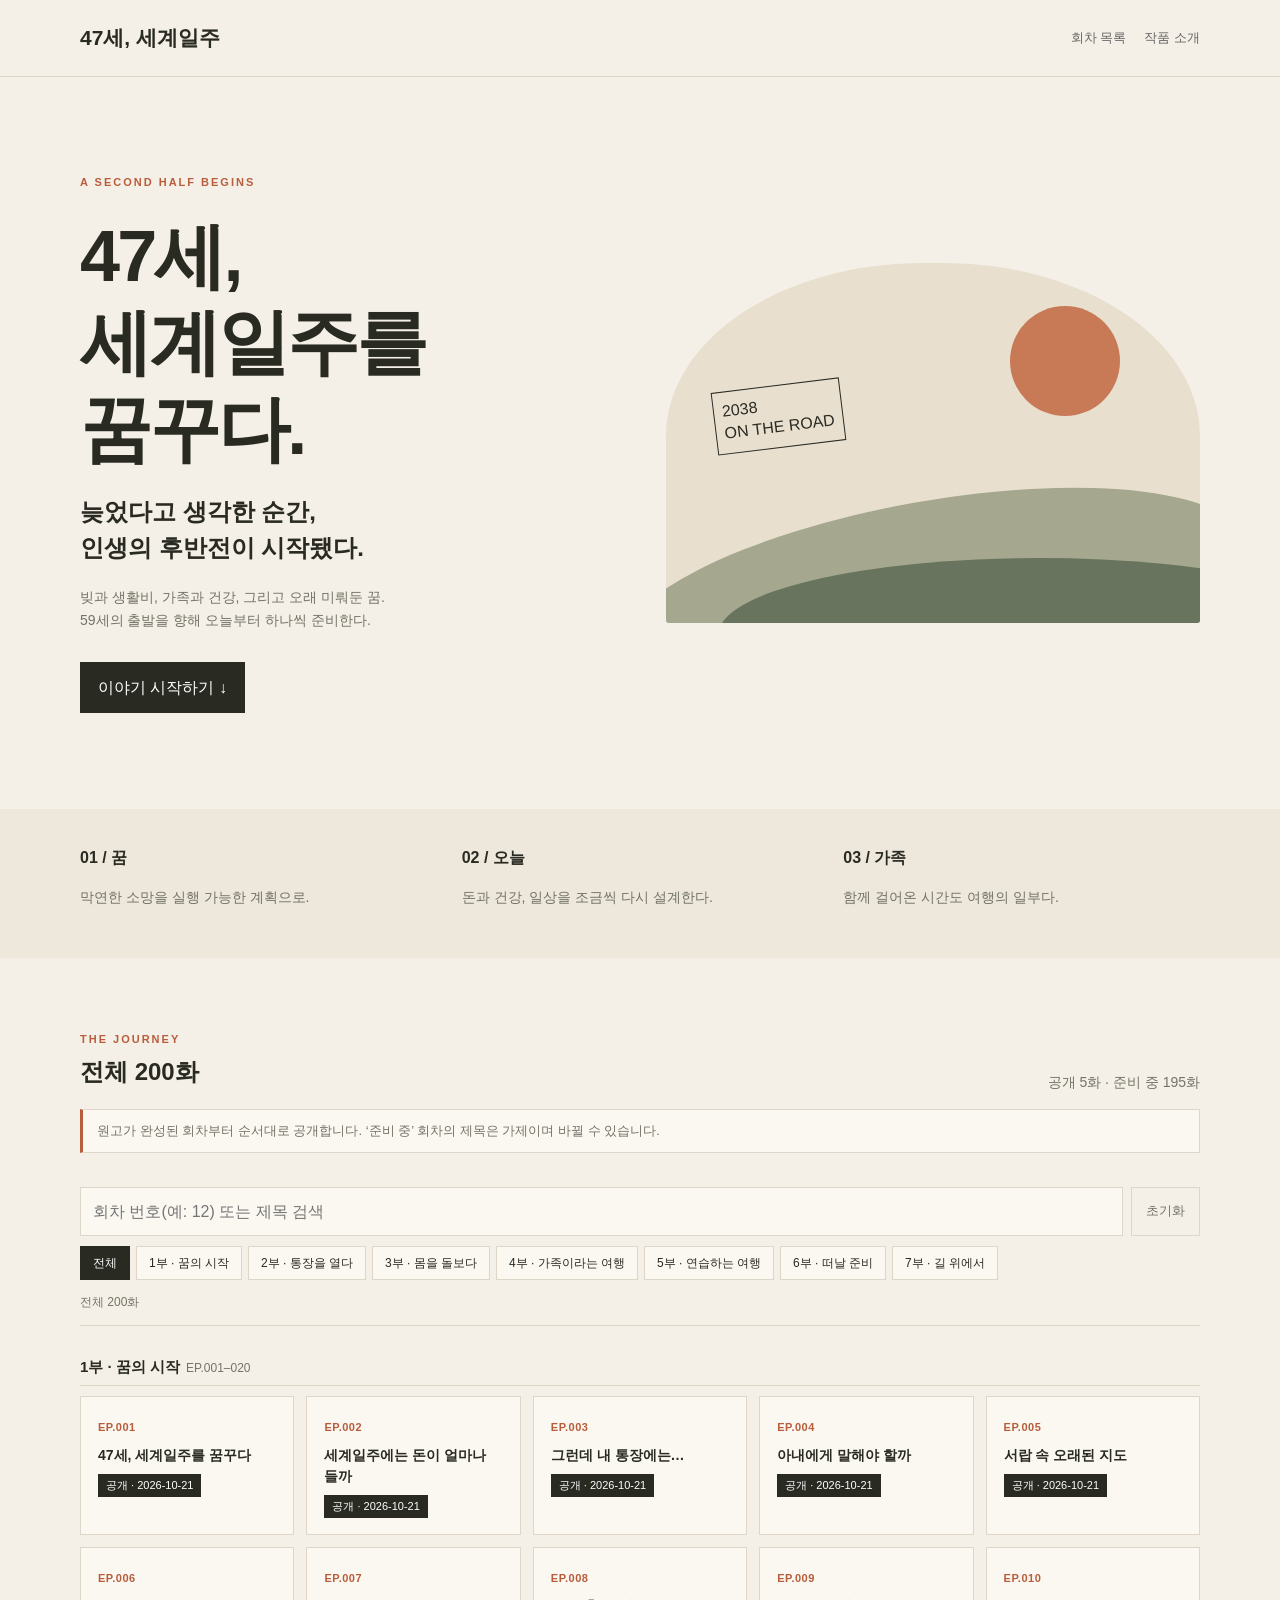
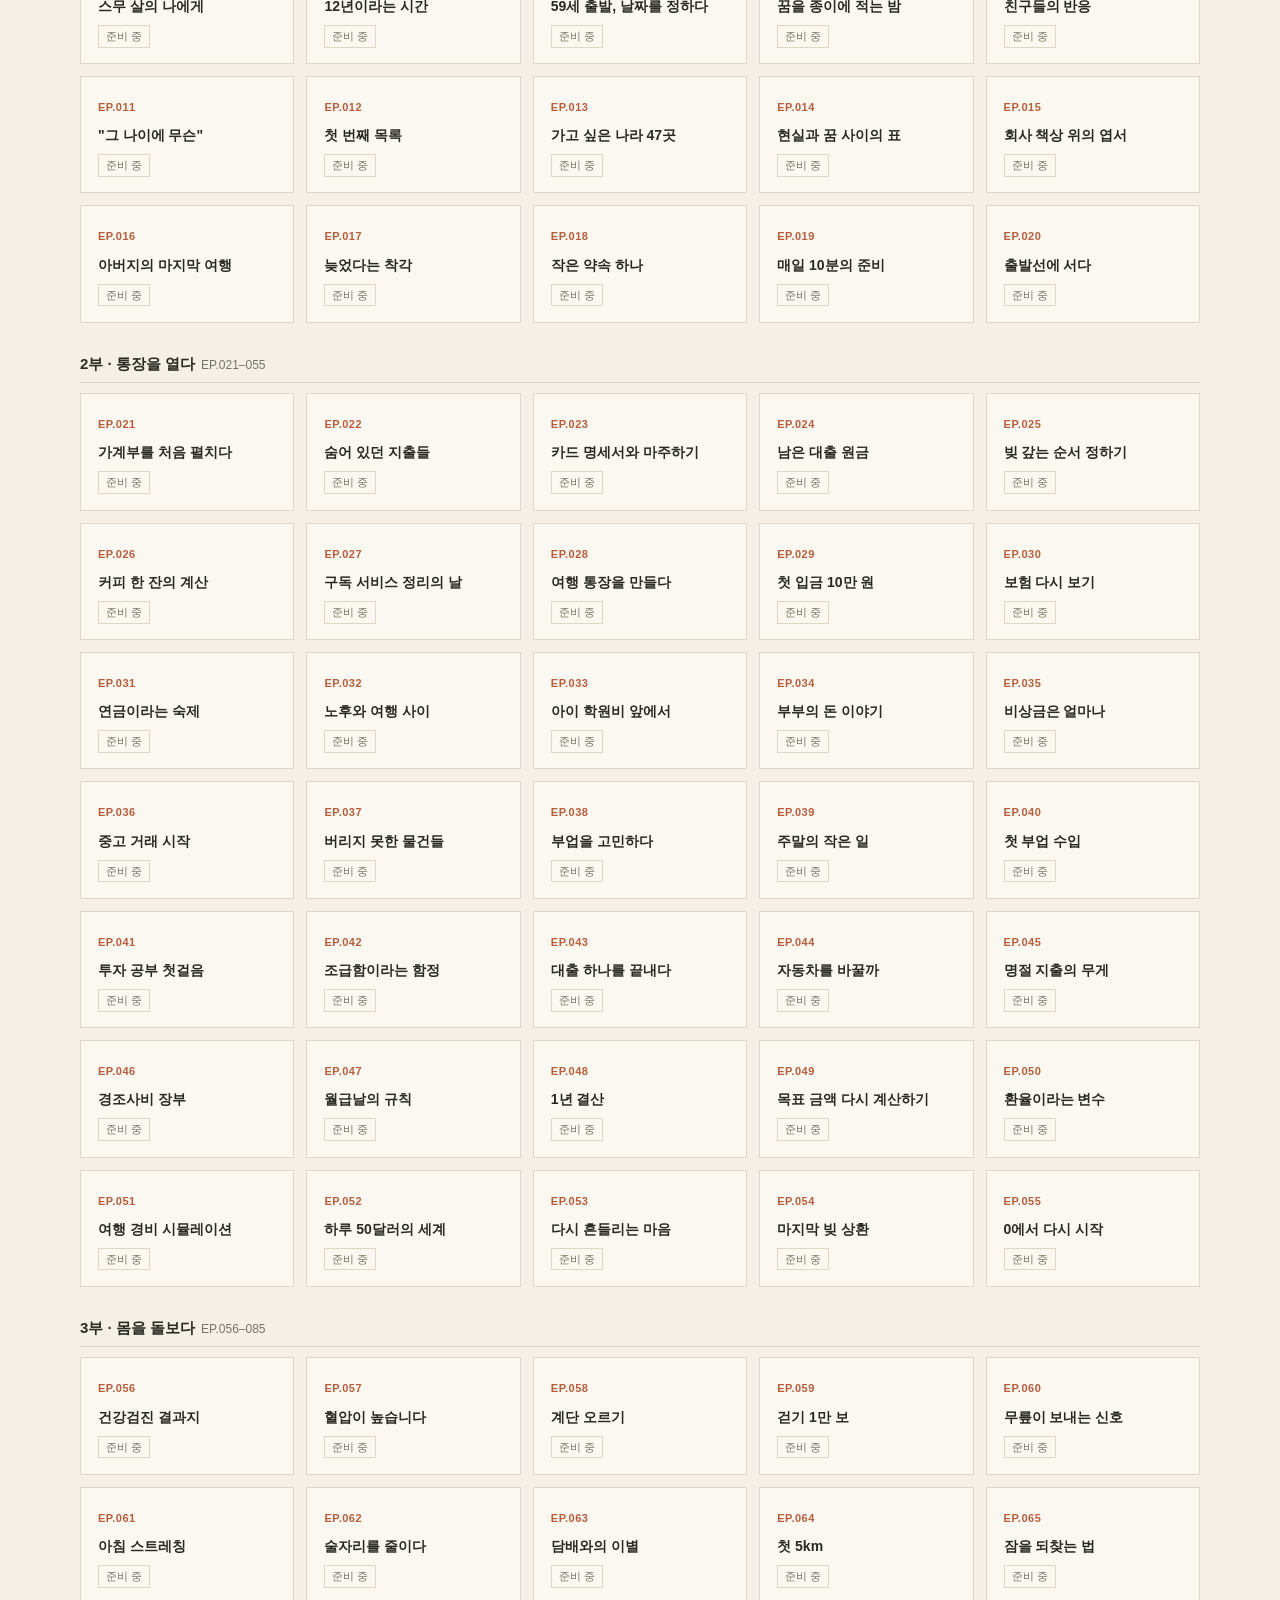
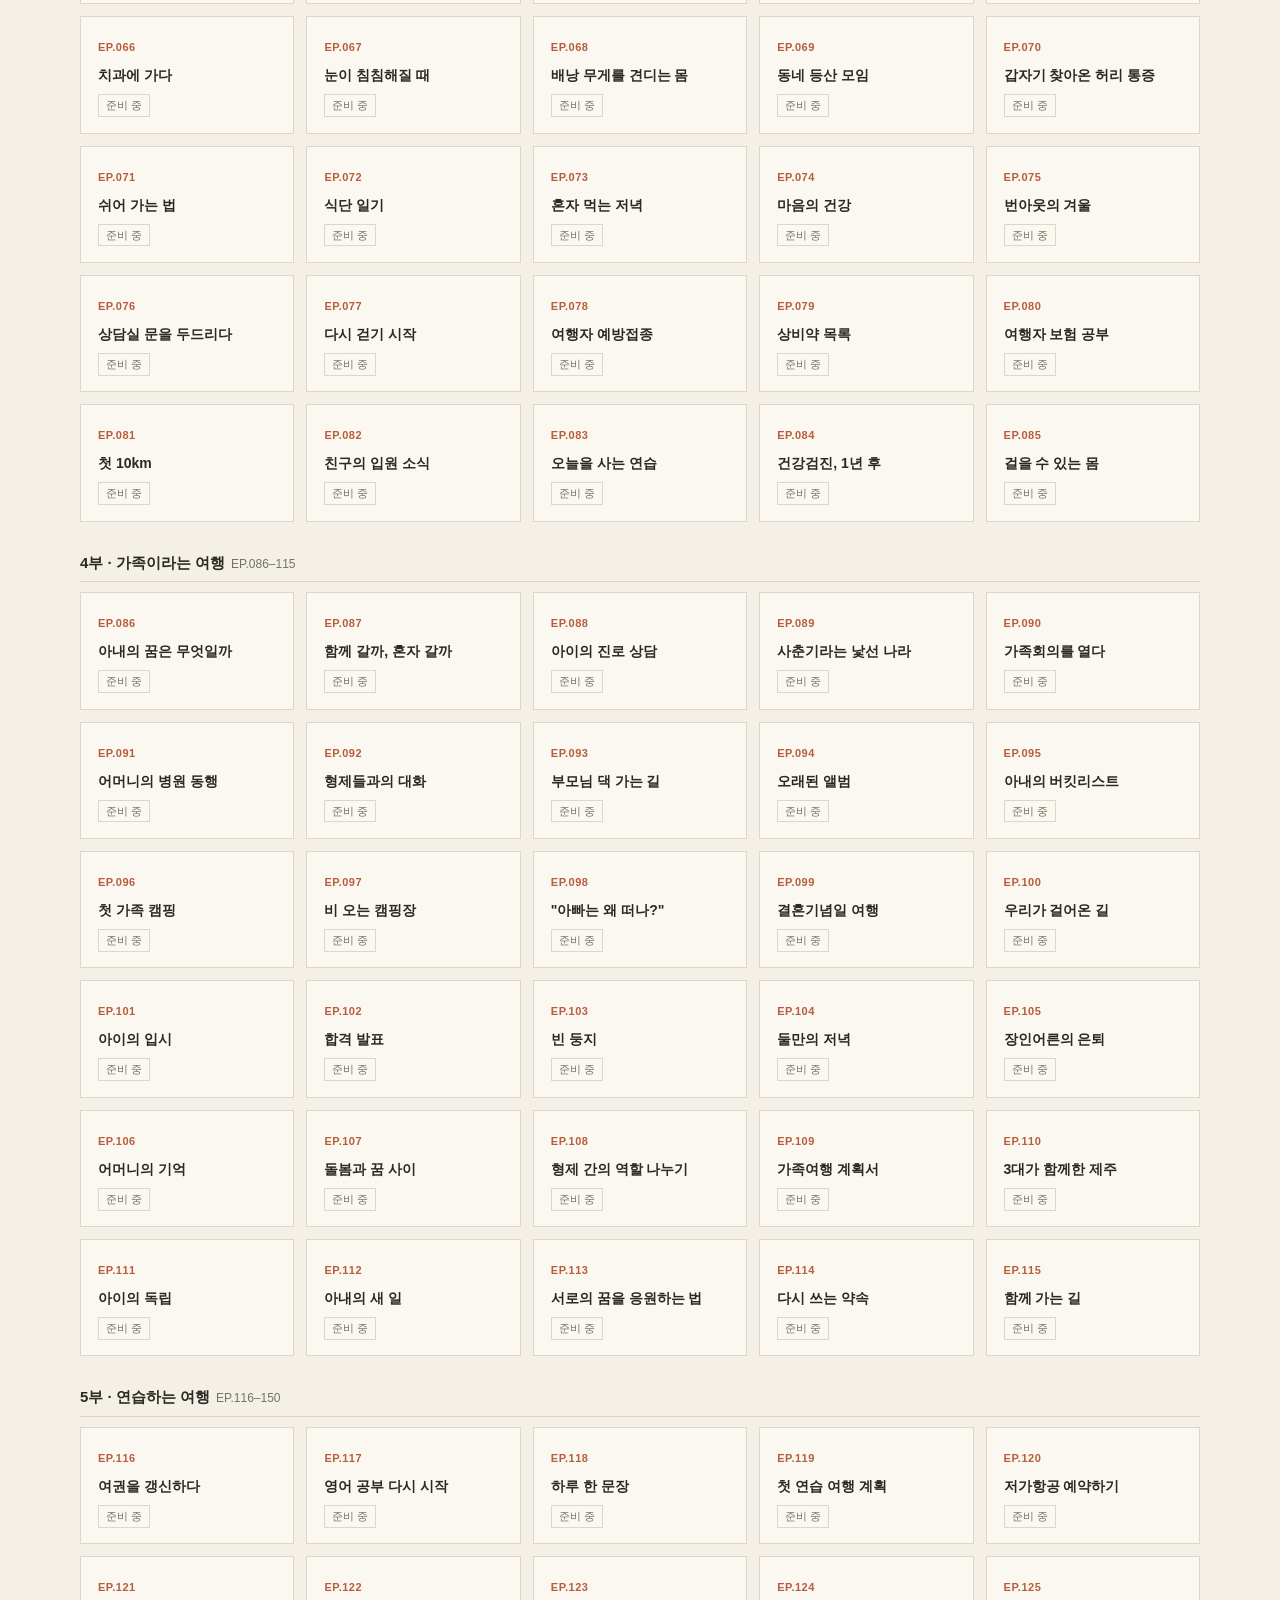
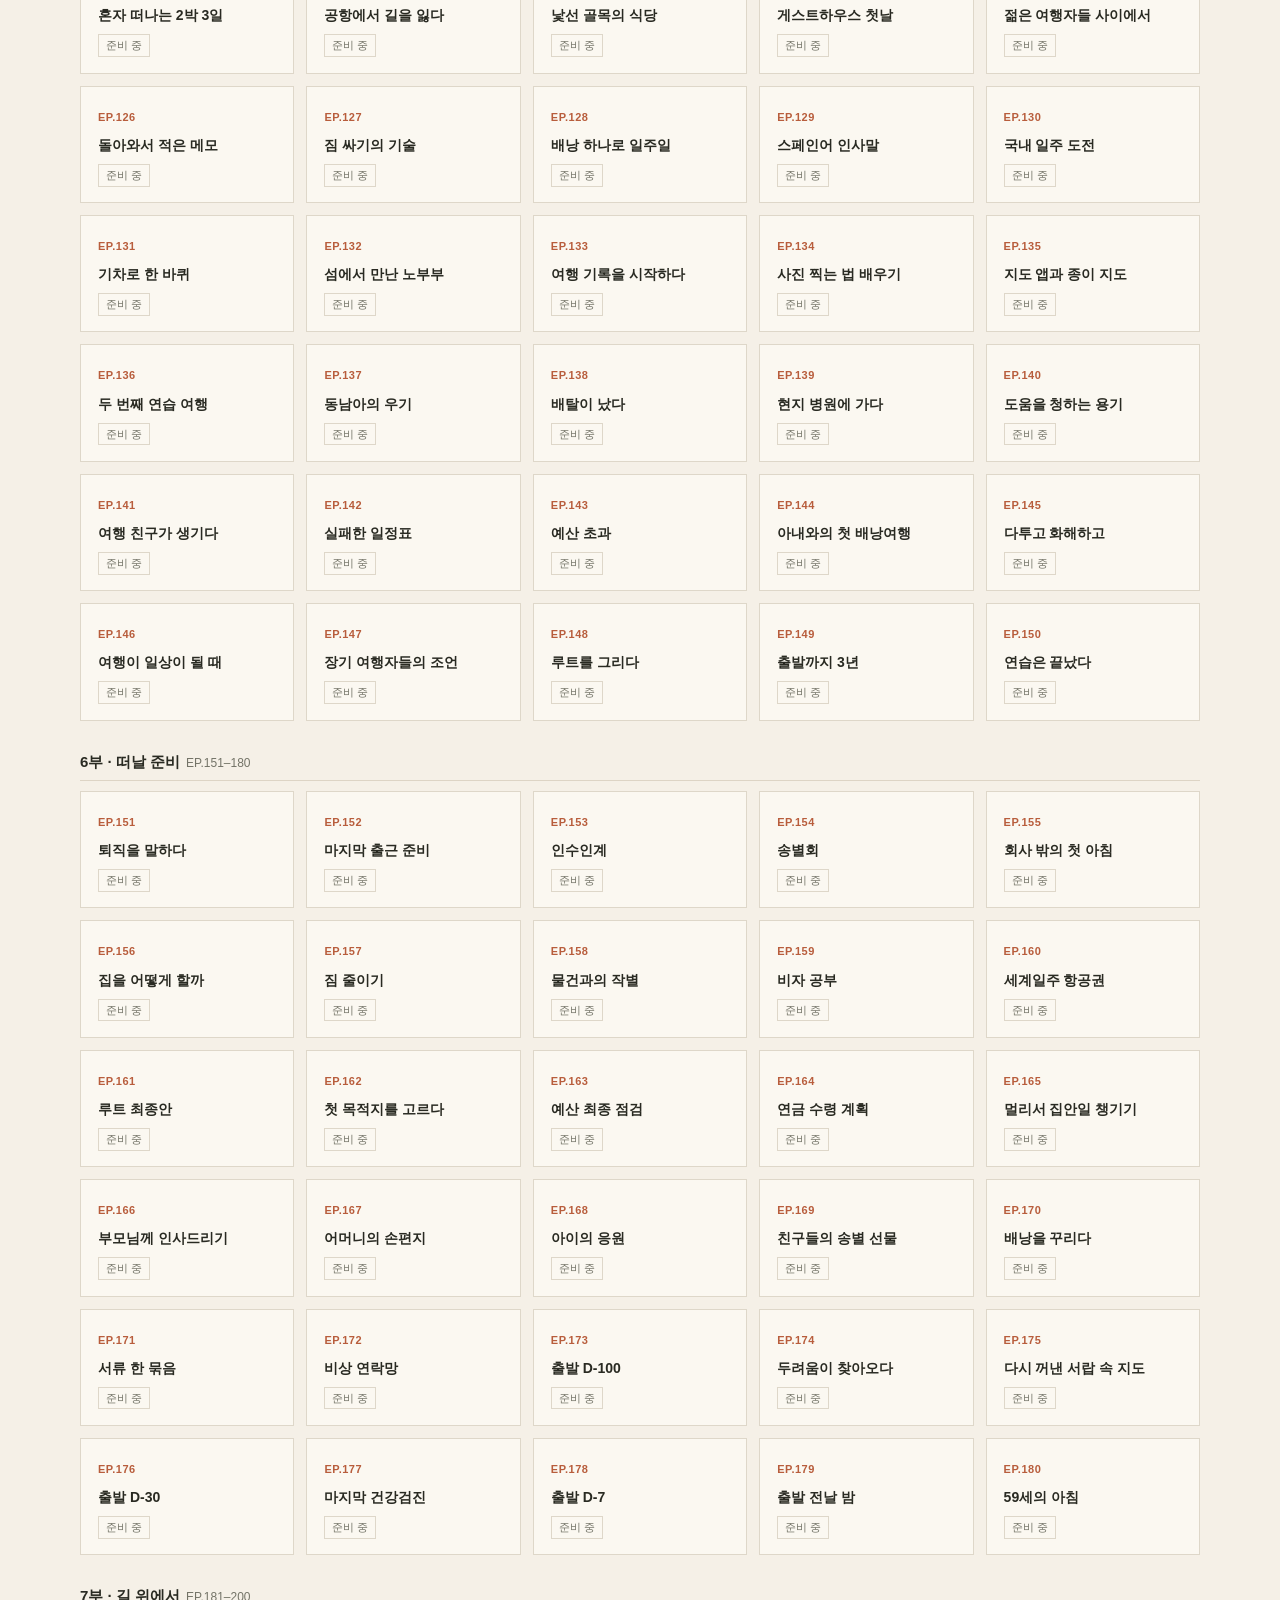
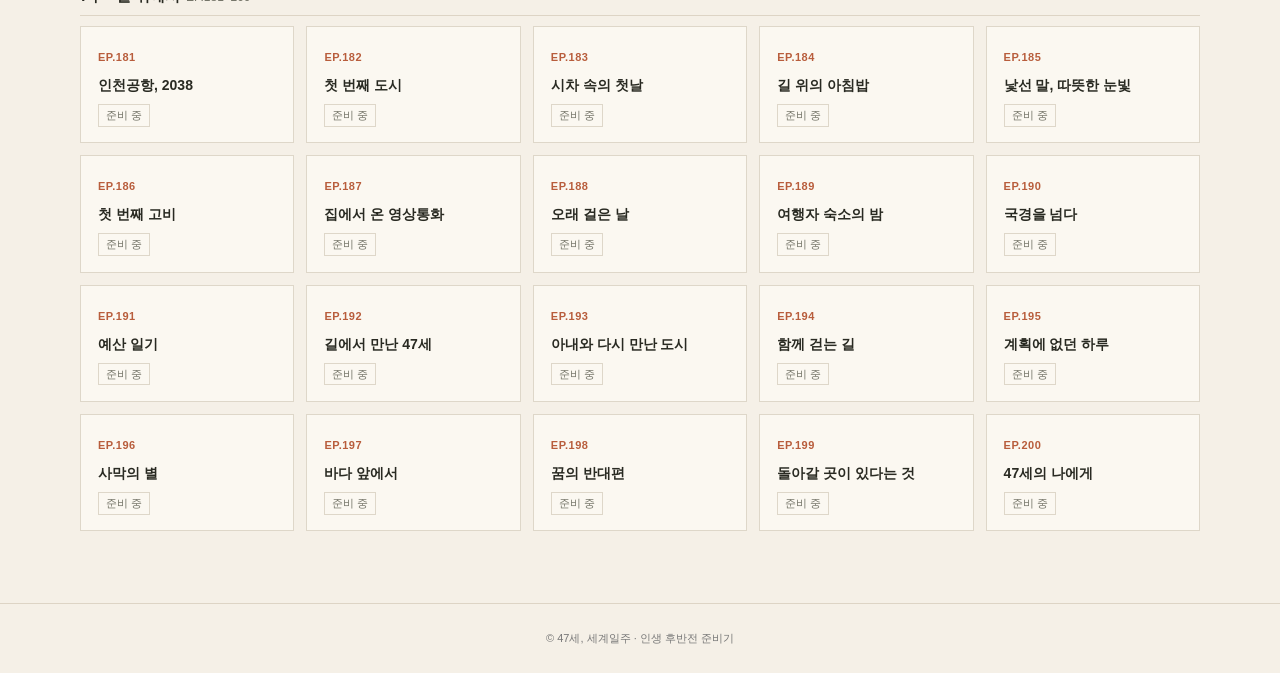
<file: index.html>
<!doctype html>
<html lang="ko">
<head>
<meta charset="utf-8">
<meta name="viewport" content="width=device-width, initial-scale=1">
<title>47세, 세계일주</title>
<meta name="description" content="47세에 세계일주를 꿈꾸기 시작한 한 사람의 인생 후반전 준비기 웹툰. 전체 200화.">
<link rel="stylesheet" href="assets/css/style.css?v=ep2-mobile-1">
</head>
<body>
<a class="skip" href="#episodes">회차 목록으로 건너뛰기</a>
<header class="site"><a class="logo" href="./">47세, 세계일주</a><nav><a href="#episodes">회차 목록</a><a href="#about">작품 소개</a></nav></header>
<main>
<section class="hero">
<div><div class="eyebrow">A SECOND HALF BEGINS</div><h1>47세,<br>세계일주를 꿈꾸다.</h1><h2>늦었다고 생각한 순간,<br>인생의 후반전이 시작됐다.</h2><p>빚과 생활비, 가족과 건강, 그리고 오래 미뤄둔 꿈.<br>59세의 출발을 향해 오늘부터 하나씩 준비한다.</p><a class="cta" href="#episodes">이야기 시작하기 ↓</a></div>
<div class="art" aria-hidden="true"><div class="sun"></div><div class="stamp">2038<br>ON THE ROAD</div><div class="hill"></div><div class="hill2"></div></div>
</section>
<section class="features" id="about">
<div><strong>01 / 꿈</strong><p>막연한 소망을 실행 가능한 계획으로.</p></div>
<div><strong>02 / 오늘</strong><p>돈과 건강, 일상을 조금씩 다시 설계한다.</p></div>
<div><strong>03 / 가족</strong><p>함께 걸어온 시간도 여행의 일부다.</p></div>
</section>
<section class="list" id="episodes">
<div class="list-head">
<div><div class="eyebrow">THE JOURNEY</div><h2>전체 200화</h2></div>
<p id="publish-summary" style="margin:0"></p>
</div>
<p class="notice">원고가 완성된 회차부터 순서대로 공개합니다. ‘준비 중’ 회차의 제목은 가제이며 바뀔 수 있습니다.</p>

<div class="controls">
<form class="search" id="search-form" role="search">
<label for="q" class="skip">회차 번호 또는 제목 검색</label>
<input id="q" type="search" placeholder="회차 번호(예: 12) 또는 제목 검색" autocomplete="off" enterkeyhint="search">
<button type="button" id="reset">초기화</button>
</form>
<div class="chips" id="arc-chips" role="group" aria-label="이야기 구간 필터"></div>
<p class="result-count" id="result-count" aria-live="polite"></p>
</div>

<div id="episode-list"></div>
<noscript><p>회차 목록을 보려면 자바스크립트를 켜 주세요.</p></noscript>
</section>
</main>
<footer>© 47세, 세계일주 · 인생 후반전 준비기</footer>
<script src="data/episodes.js?v=art-redraw-ep1-5"></script>
<script src="assets/js/core.js?v=ep2-mobile-1"></script>
<script src="assets/js/list.js?v=ep2-mobile-1"></script>
</body>
</html>
</file>
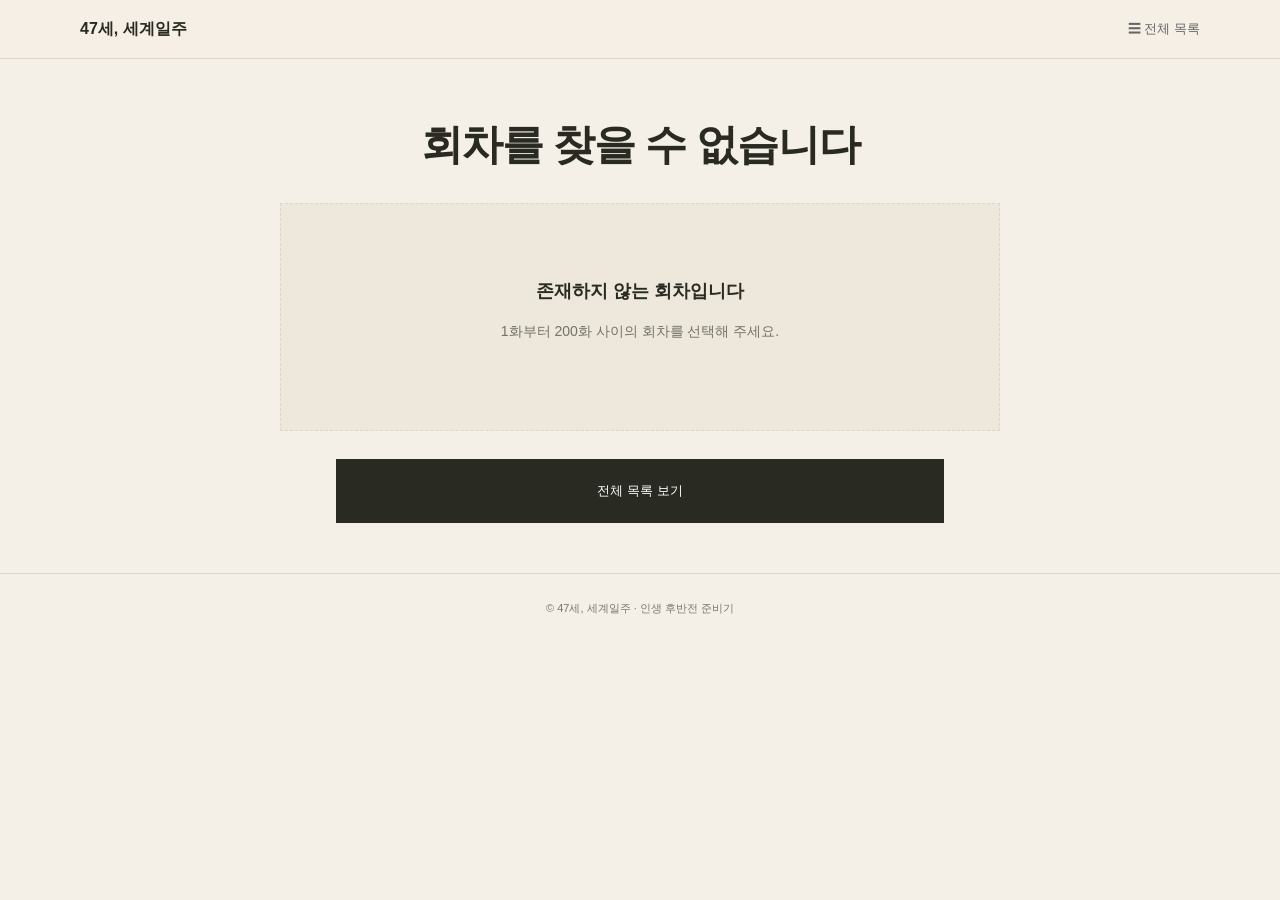
<file: episode.html>
<!doctype html>
<html lang="ko">
<head>
<meta charset="utf-8">
<meta name="viewport" content="width=device-width, initial-scale=1">
<title>회차 보기 · 47세, 세계일주</title>
<link rel="stylesheet" href="assets/css/style.css?v=art-redraw-ep1-5">
</head>
<body>
<div class="reader-bar">
<a class="logo" href="./">47세, 세계일주</a>
<a class="back" id="back-link" href="./#episodes">☰ 전체 목록</a>
</div>
<main id="reader">
<div class="ep-head">
<p class="meta" id="ep-arc"></p>
<div class="num" id="ep-code"></div>
<h1 id="ep-title">회차를 불러오는 중…</h1>
<p class="meta" id="ep-meta"></p>
</div>
<div id="ep-body"></div>
<nav class="ep-nav" id="ep-nav" aria-label="회차 이동"></nav>
</main>
<noscript><p style="text-align:center">회차를 보려면 자바스크립트를 켜 주세요.</p></noscript>
<footer>© 47세, 세계일주 · 인생 후반전 준비기</footer>
<script src="data/episodes.js?v=art-redraw-ep1-5"></script>
<script src="data/dialogues.js?v=art-redraw-ep1-5"></script>
<script src="assets/js/core.js?v=ep2-mobile-1"></script>
<script src="assets/js/viewer.js?v=art-redraw-ep1-5"></script>
</body>
</html>
</file>
<file: assets/css/style.css>
*{box-sizing:border-box}
:root{
  --bg:#f5f0e7;--ink:#292a22;--muted:#737367;--line:#ddd4c5;--soft:#eee7db;--card:#fbf8f1;--card-line:#ded7c9;--accent:#b85d3c;--sun:#c77a55;
  /* 레이아웃: PC에서 본문 최대 폭, 화면 가장자리 여백, 웹툰 원고 최대 폭 */
  --maxw:1120px;--gutter:clamp(20px,5vw,56px);--reader:720px;
  /* 화면이 아무리 넓어도 본문은 --maxw 안에 머물도록 좌우 여백을 계산 */
  --pad-x:max(var(--gutter),calc((100% - var(--maxw)) / 2));
}
html{scroll-behavior:smooth;-webkit-text-size-adjust:100%;text-size-adjust:100%}
body{margin:0;background:var(--bg);color:var(--ink);font-family:Arial,"Malgun Gothic","Apple SD Gothic Neo",sans-serif;line-height:1.7;word-break:keep-all;overflow-wrap:anywhere}
img,svg,video{max-width:100%;height:auto}
a{color:inherit}
:focus-visible{outline:2px solid var(--accent);outline-offset:2px}
.skip{position:absolute;left:-9999px}
.skip:focus{left:12px;top:12px;background:var(--ink);color:#fff;padding:8px 12px;z-index:20}

header.site{padding:20px var(--pad-x);border-bottom:1px solid var(--line);display:flex;justify-content:space-between;align-items:center;gap:8px 12px;flex-wrap:wrap}
.logo{font-size:21px;font-weight:bold;text-decoration:none}
nav{display:flex;gap:18px}
nav a{color:#666;text-decoration:none;font-size:13px;padding:6px 0}
nav a:hover{color:var(--ink)}

.hero{padding:clamp(45px,8vw,96px) var(--pad-x);display:grid;grid-template-columns:minmax(0,1fr) minmax(0,1fr);gap:clamp(24px,4vw,56px);align-items:center}
.eyebrow{color:var(--accent);letter-spacing:2px;font-size:11px;font-weight:bold}
h1{font-size:clamp(40px,6vw,72px);line-height:1.2;letter-spacing:-.04em;margin:.3em 0}
h2{line-height:1.5;font-size:clamp(18px,2.2vw,24px)}
p{color:var(--muted);font-size:14px}
.cta{display:inline-block;background:var(--ink);color:#fff;padding:12px 18px;text-decoration:none;margin-top:15px}
.art{height:clamp(240px,30vw,360px);background:#e9dfcf;border-radius:48% 48% 3px 3px;position:relative;overflow:hidden}
.sun{position:absolute;right:15%;top:12%;width:clamp(80px,9vw,110px);aspect-ratio:1;background:var(--sun);border-radius:50%}
.hill{position:absolute;width:120%;height:55%;border-radius:50% 50% 0 0;bottom:-21%;left:-10%;background:#a5a88e;transform:rotate(-10deg)}
.hill2{position:absolute;width:120%;height:42%;border-radius:50% 50% 0 0;bottom:-24%;right:-30%;background:#68745d}
.stamp{position:absolute;top:34%;left:9%;border:1px solid;padding:8px;transform:rotate(-7deg);line-height:1.4}

.features{background:var(--soft);padding:35px var(--pad-x);display:grid;grid-template-columns:repeat(3,minmax(0,1fr));gap:25px}
.features strong{display:block}

section.list{padding:clamp(45px,6vw,72px) var(--pad-x)}
.list-head{display:flex;justify-content:space-between;align-items:flex-end;gap:4px 12px;flex-wrap:wrap}
.list-head h2{margin:.2em 0}
.notice{font-size:13px;background:var(--card);border:1px solid var(--card-line);border-left:3px solid var(--accent);padding:10px 14px;margin:14px 0 22px}

.controls{position:sticky;top:0;z-index:5;background:var(--bg);padding:12px 0;border-bottom:1px solid var(--line);margin-bottom:16px}
.search{display:flex;gap:8px}
/* 16px 미만이면 iOS Safari가 입력 시 화면을 확대하므로 16px 유지 */
.search input{flex:1;min-width:0;font:inherit;font-size:16px;padding:10px 12px;border:1px solid var(--card-line);background:var(--card);color:var(--ink);border-radius:0;-webkit-appearance:none;appearance:none}
.search button{flex:none;font:inherit;font-size:13px;padding:0 14px;min-height:44px;border:1px solid var(--card-line);background:transparent;color:var(--muted);cursor:pointer}
.chips{display:flex;gap:6px;margin-top:10px;overflow-x:auto;overscroll-behavior-x:contain;padding-bottom:4px;scrollbar-width:thin}
.chip{flex:none;font:inherit;font-size:12px;padding:6px 12px;min-height:34px;border:1px solid var(--card-line);background:var(--card);color:var(--ink);cursor:pointer;white-space:nowrap}
.chip[aria-pressed="true"]{background:var(--ink);color:#fff;border-color:var(--ink)}
.result-count{font-size:12px;color:var(--muted);margin:8px 0 0}

.arc-title{font-size:15px;margin:28px 0 10px;padding-bottom:6px;border-bottom:1px solid var(--line)}
.arc-title span{font-weight:normal;color:var(--muted);font-size:12px;margin-left:6px;white-space:nowrap}
.cards{display:grid;grid-template-columns:repeat(auto-fill,minmax(200px,1fr));gap:12px;list-style:none;padding:0;margin:0}
.card{display:block;height:100%;padding:15px 17px;background:var(--card);border:1px solid var(--card-line);text-decoration:none;transition:border-color .15s,transform .15s}
.card:hover{border-color:var(--accent);transform:translateY(-1px)}
.card.target{border-color:var(--accent);box-shadow:0 0 0 2px var(--accent)}
.num{color:var(--accent);font-size:11px;font-weight:bold;letter-spacing:.5px}
.card strong{display:block;font-size:14px;margin-top:6px;line-height:1.5}
.status{display:inline-block;margin-top:8px;font-size:11px;padding:1px 7px;border:1px solid var(--card-line);color:var(--muted)}
.status.open{border-color:var(--ink);background:var(--ink);color:#fff}
.empty{padding:40px 0;text-align:center}

footer{text-align:center;padding:25px var(--pad-x);border-top:1px solid var(--line);font-size:11px;color:#777}

/* ── 회차 읽기 화면 ── */
.reader-bar{position:sticky;top:0;z-index:5;background:rgba(245,240,231,.96);border-bottom:1px solid var(--line);padding:10px var(--pad-x);display:flex;align-items:center;justify-content:space-between;gap:10px}
.reader-bar .logo{font-size:16px;min-width:0;white-space:nowrap;overflow:hidden;text-overflow:ellipsis}
.reader-bar a.back{font-size:13px;color:#666;text-decoration:none;white-space:nowrap;padding:8px 0}
.ep-head{max-width:var(--reader);margin:0 auto;padding:clamp(28px,5vw,48px) var(--gutter) 20px;text-align:center}
.ep-head h1{font-size:clamp(26px,4.5vw,42px);letter-spacing:-.03em}
.ep-head .meta{font-size:12px;color:var(--muted);margin:0}
/* 원고: 모바일은 화면 너비에 꽉 차게, PC는 --reader 폭에서 멈춤. 컷 사이 틈 없이 이어 붙임 */
.viewer{width:100%;max-width:var(--reader);margin:0 auto;background:#fff}
.viewer img{display:block;width:100%;max-width:100%;height:auto}
.viewer img[role="button"]{cursor:zoom-in}
.viewer .panel{position:relative;margin:0;line-height:0}
.viewer .panel-caption{position:absolute;left:4%;bottom:3%;z-index:1;max-width:84%;padding:10px 16px;border:2px solid #34332f;border-radius:20px;background:rgba(255,255,255,.96);box-shadow:0 2px 8px rgba(0,0,0,.18);color:#25241f;font-size:clamp(16px,2.4vw,21px);font-weight:700;line-height:1.5;letter-spacing:-.03em;white-space:pre-line}
.viewer .panel-caption:after{content:"";position:absolute;left:22px;bottom:-8px;width:12px;height:12px;background:#fff;border-right:2px solid #34332f;border-bottom:2px solid #34332f;transform:rotate(45deg)}
.viewer .panel-caption.is-top{top:3%;bottom:auto}
.viewer .panel-caption.is-top:after{top:-8px;bottom:auto;border:0;border-left:2px solid #34332f;border-top:2px solid #34332f}
.image-zoom{position:fixed;inset:0;z-index:20;display:flex;align-items:flex-start;justify-content:center;overflow:auto;padding:56px 12px 16px;background:rgba(20,20,18,.96);overscroll-behavior:contain}
.image-zoom img{display:block;width:auto;height:auto;max-width:none;max-height:none;margin:0 auto}
.image-zoom-close{position:fixed;top:10px;right:12px;z-index:1;min-height:44px;padding:8px 14px;border:1px solid #aaa;background:#292a22;color:#fff;font:inherit;cursor:pointer}
.placeholder{max-width:var(--reader);margin:0 auto;padding:clamp(48px,8vw,72px) 24px;text-align:center;background:var(--soft);border:1px dashed var(--card-line)}
.placeholder strong{display:block;font-size:18px;margin-bottom:6px}
.ep-nav{max-width:var(--reader);margin:0 auto;padding:28px var(--gutter) 50px;display:grid;grid-template-columns:minmax(0,1fr) auto minmax(0,1fr);gap:10px;align-items:stretch}
.ep-nav a,.ep-nav span.disabled{display:flex;flex-direction:column;justify-content:center;min-width:0;padding:12px 14px;border:1px solid var(--card-line);background:var(--card);text-decoration:none;font-size:13px;min-height:64px}
.ep-nav a:hover{border-color:var(--accent)}
.ep-nav small{color:var(--muted);font-size:11px}
.ep-nav .next{text-align:right}
.ep-nav .to-list{justify-content:center;align-items:center;background:var(--ink);color:#fff;border-color:var(--ink);white-space:nowrap}
.ep-nav span.disabled{color:#aaa;background:transparent}

/* 태블릿 (651–1024px) */
@media(max-width:1024px){
  .cards{grid-template-columns:repeat(auto-fill,minmax(180px,1fr))}
  .stamp{font-size:13px}
}

/* 모바일 (≤650px) */
@media(max-width:650px){
  header.site{padding-block:14px}
  nav{gap:14px}
  .hero{grid-template-columns:1fr}
  h1{font-size:clamp(36px,12vw,48px)}
  .features{grid-template-columns:1fr;gap:6px;padding-block:28px}
  .cards{grid-template-columns:repeat(2,minmax(0,1fr));gap:8px}
  .card{padding:12px}
  .card strong{font-size:13px}
  /* 원고는 좌우 여백 없이 화면 너비에 맞춤 */
  .placeholder{border-left:0;border-right:0}
  .ep-nav{grid-template-columns:repeat(2,minmax(0,1fr))}
  .ep-nav .to-list{grid-column:1/-1;grid-row:2;min-height:48px}
}
@media(max-width:340px){.cards{grid-template-columns:1fr}}
@media(prefers-reduced-motion:reduce){html{scroll-behavior:auto}.card{transition:none}}
</file>
